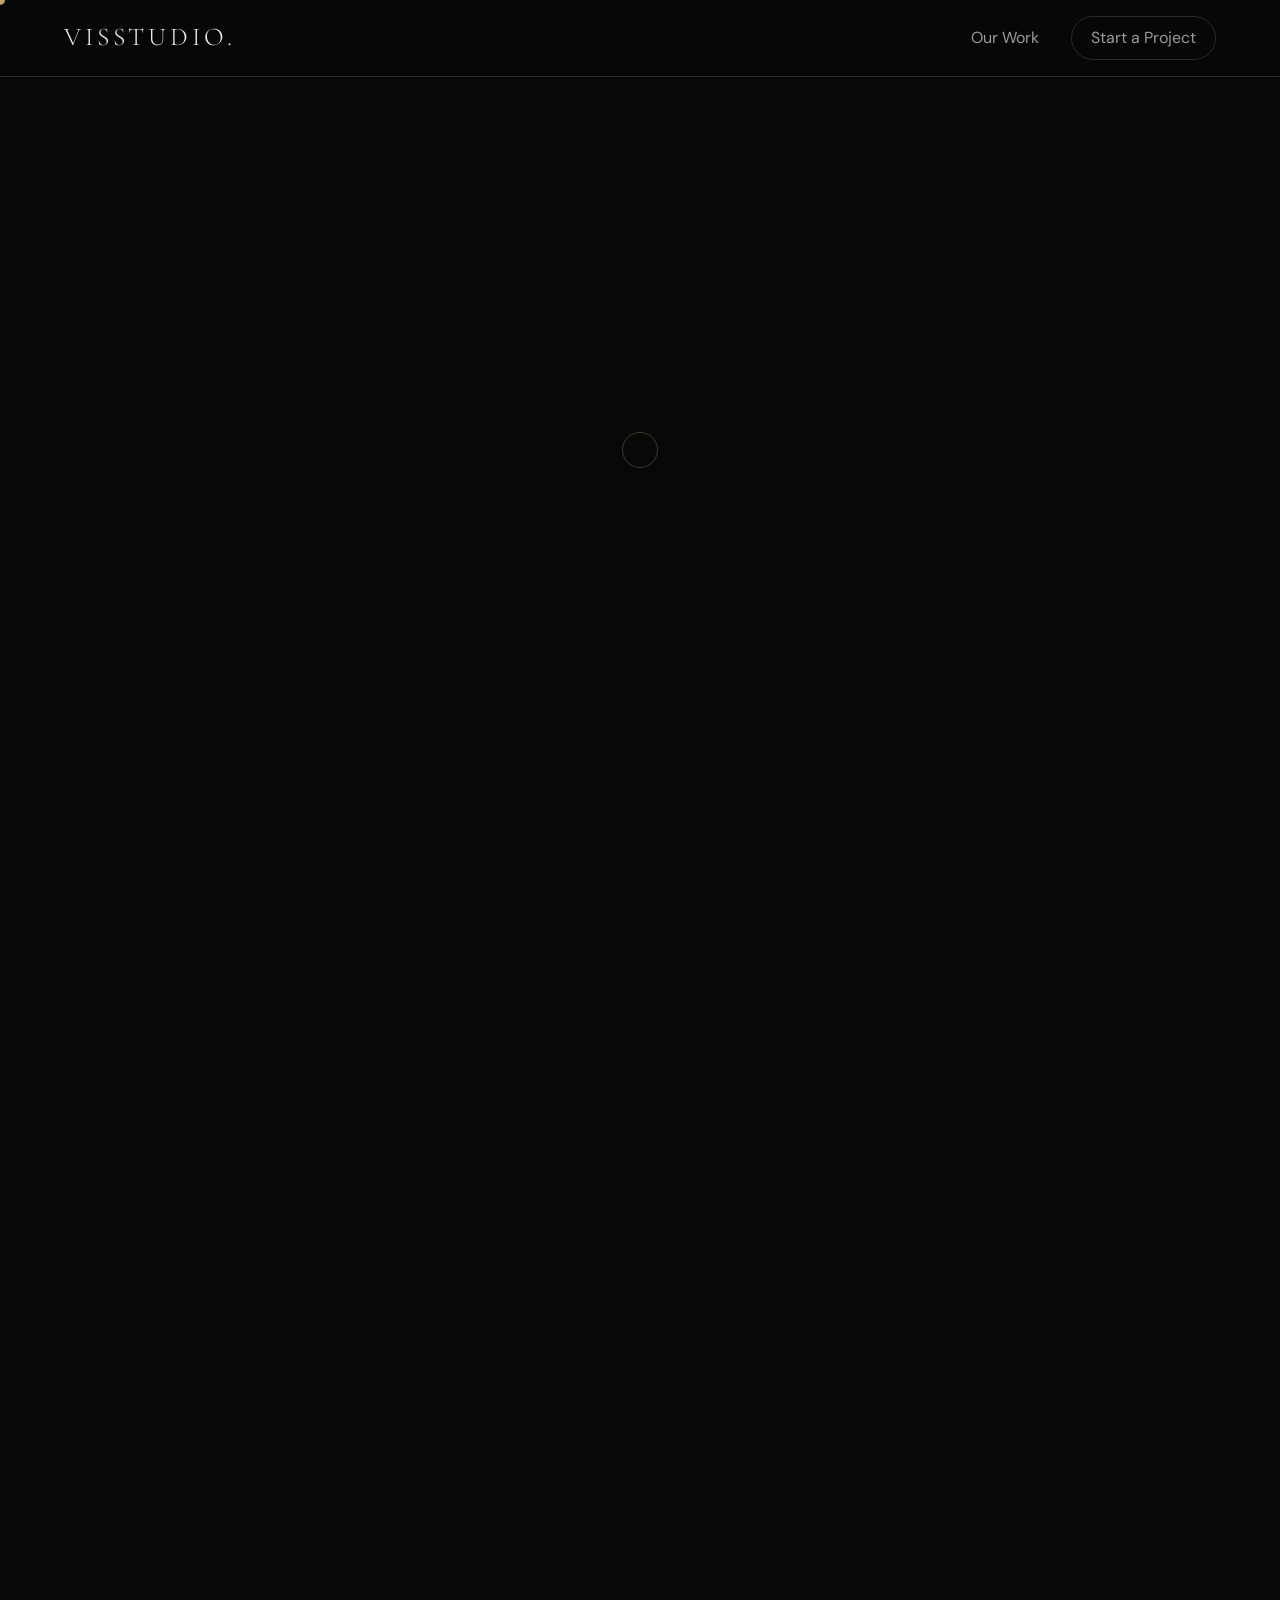
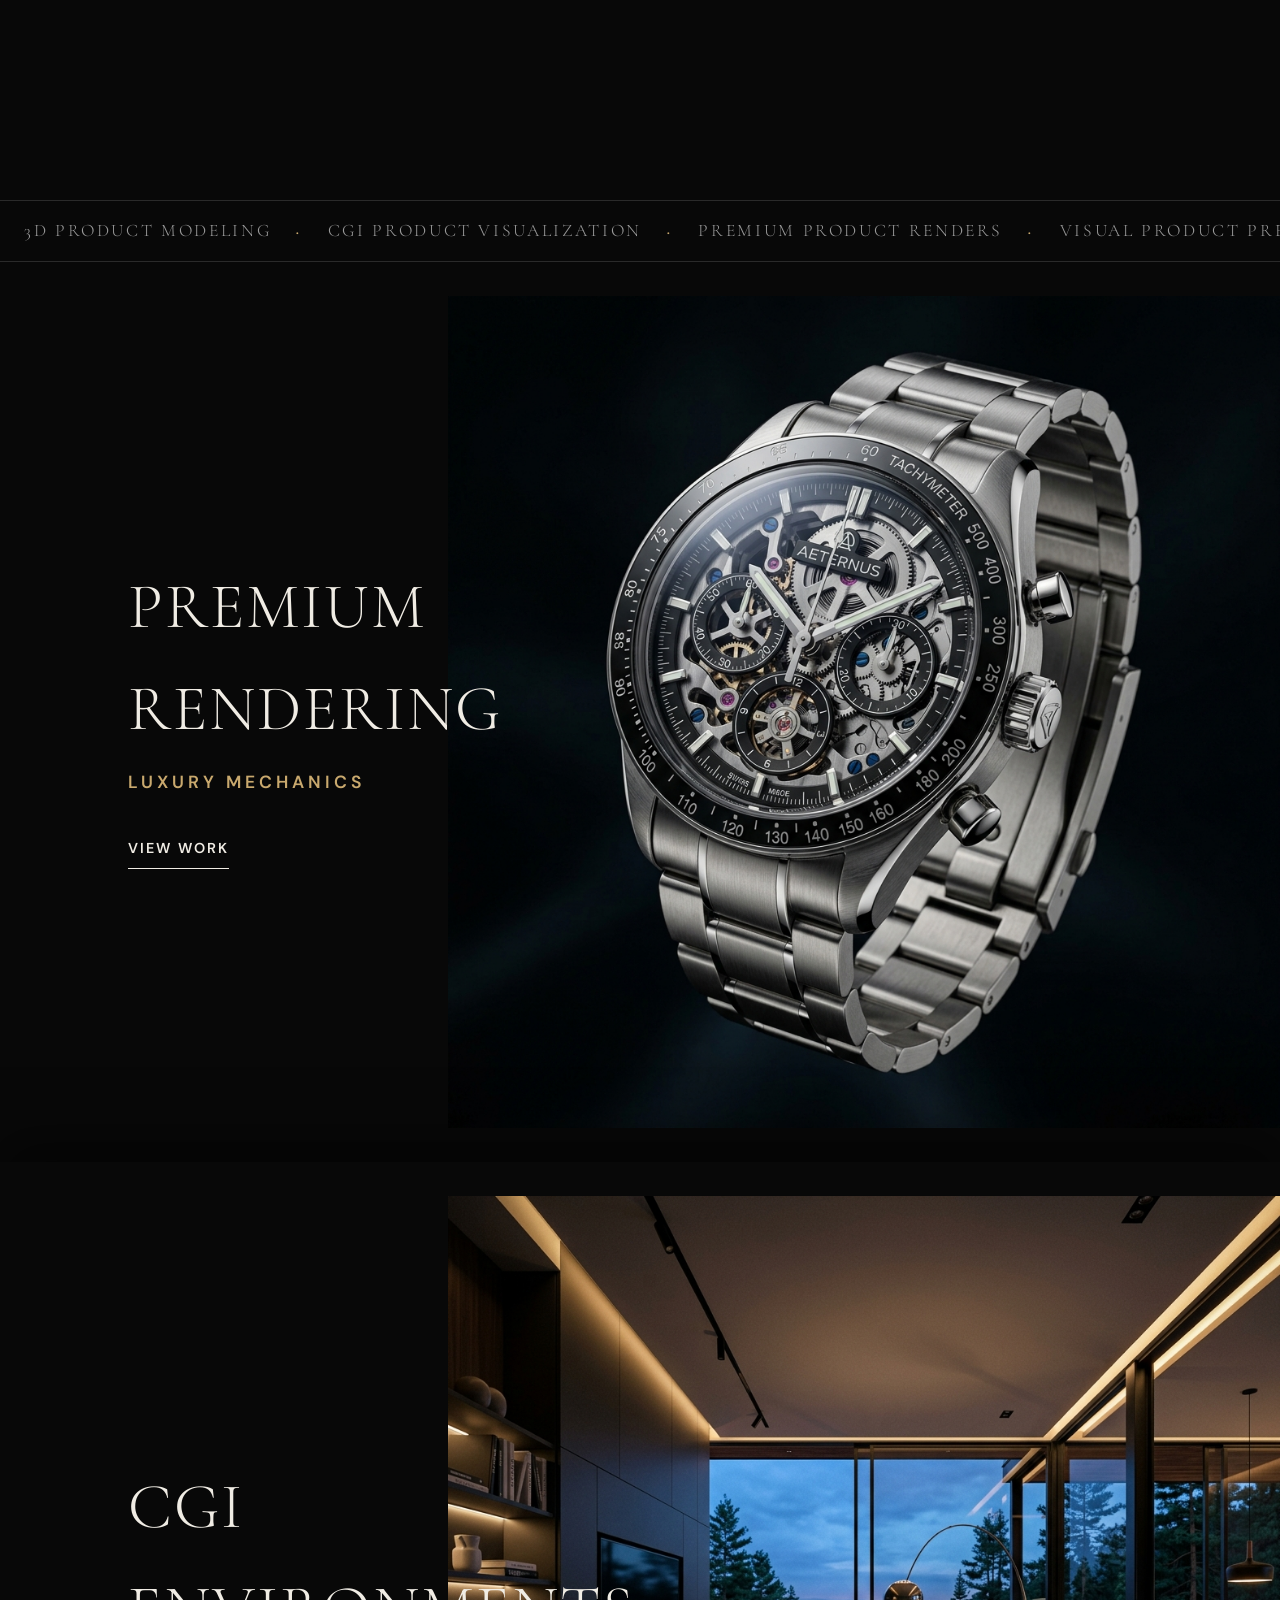
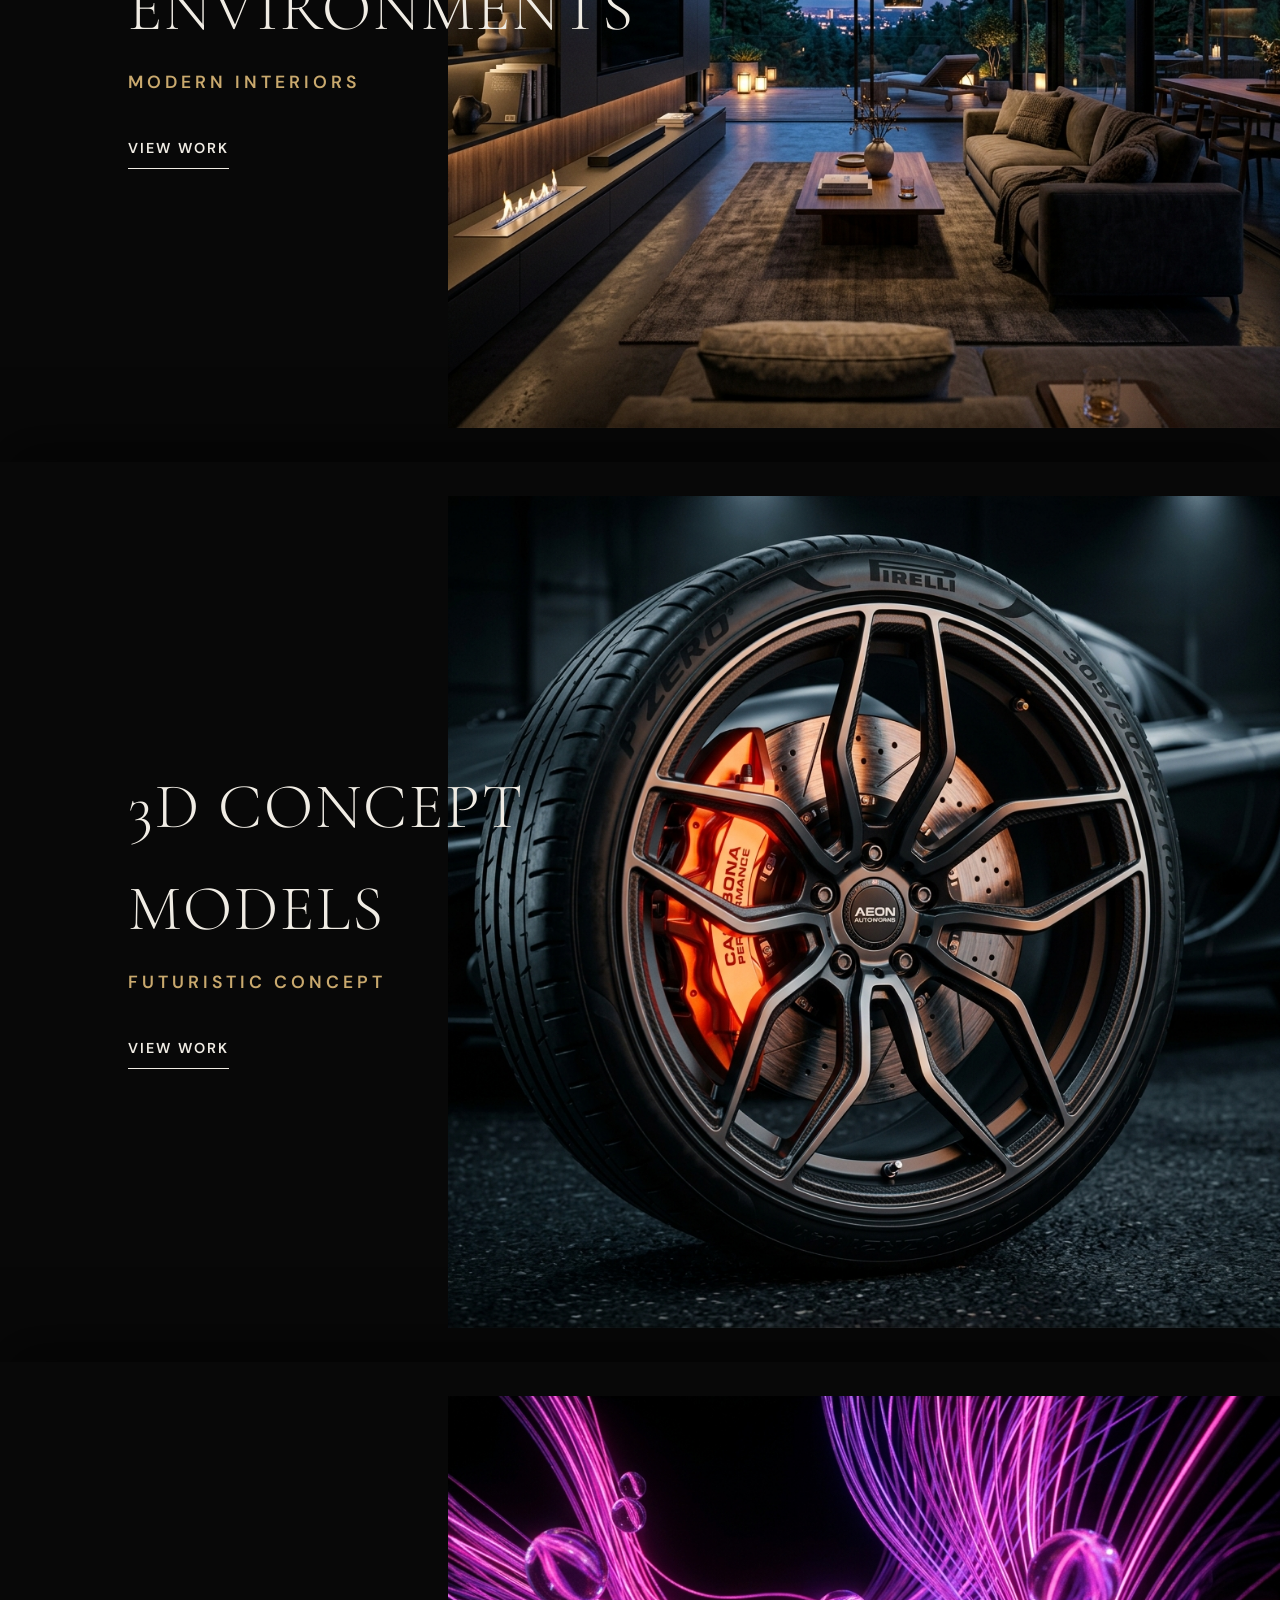
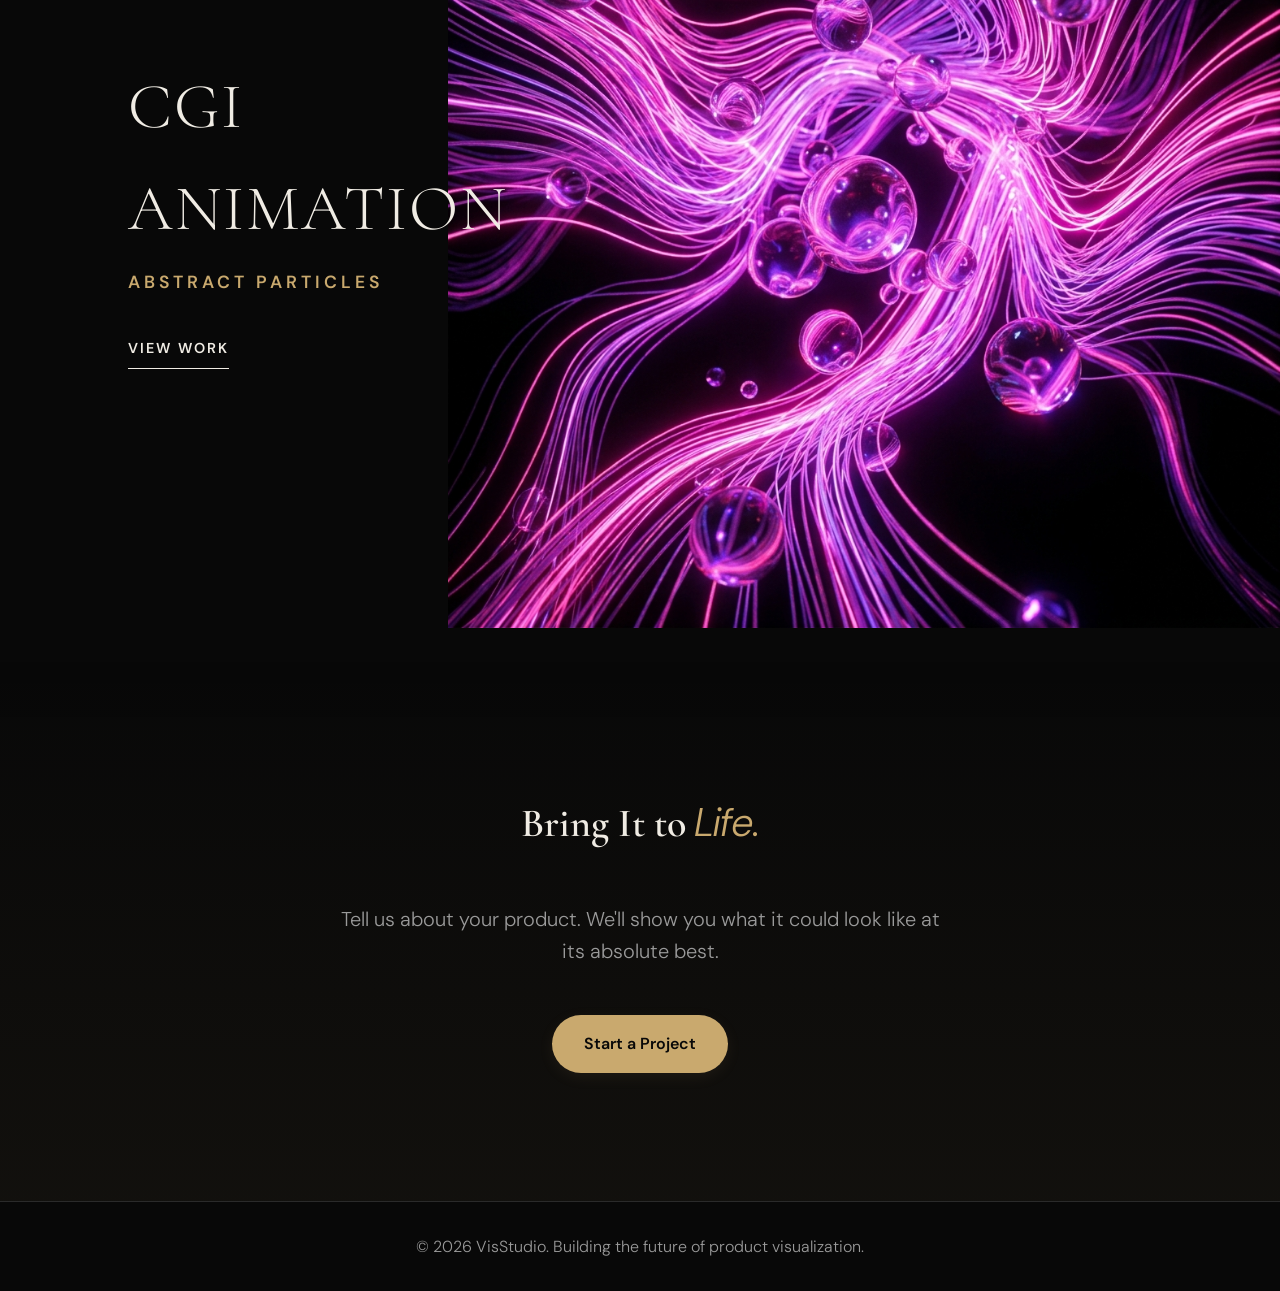
<file: index.html>
<!DOCTYPE html>
<html lang="en">
<head>
    <meta charset="UTF-8">
    <meta name="viewport" content="width=device-width, initial-scale=1.0">
    <title>3D Vis & Animation Studio</title>
    <link rel="stylesheet" href="styles.css">
    <link href="https://fonts.googleapis.com/css2?family=Cormorant+Garamond:ital,wght@0,300;0,400;0,600;1,300;1,400&family=DM+Sans:wght@200;300;400;500&display=swap" rel="stylesheet">
</head>
<body>
    <!-- Slide Up Curtain -->
    <div class="page-transition-overlay active" id="page-overlay"></div>
    <div class="cursor" id="cursor"></div>
    <div class="cursor-ring" id="cursorRing"></div>

    <nav class="navbar">
        <div class="logo">VisStudio.</div>
        <ul class="nav-links">
            <li><a href="#work-section">Our Work</a></li>
            <li><a href="#contact" class="nav-btn">Start a Project</a></li>
        </ul>
    </nav>

    <main class="hero" id="hero-section">
        <div class="hero-sticky">
            <div class="hero-content centered">
                <h1 id="hero-headline"></h1>
                <div id="hero-fade-content" class="fade-hidden">
                    <p>We create realistic 3D product models and high-end renders for brands that demand premium presentation.</p>
                    <div class="hero-actions">
                        <a href="#work-section" class="cta-button primary">Explore Visuals</a>
                        <a href="#contact" class="cta-button secondary">Start a Project</a>
                    </div>
                </div>
            </div>
        </div>
    </main>

    <!-- Services Ticker -->
    <div class="services-ticker">
        <div class="ticker-track">
            <span>3D Product Modeling</span><span class="dot">·</span>
            <span>CGI Product Visualization</span><span class="dot">·</span>
            <span>Premium Product Renders</span><span class="dot">·</span>
            <span>Visual Product Presentation</span><span class="dot">·</span>
            <span>3D Product Modeling</span><span class="dot">·</span>
            <span>CGI Product Visualization</span><span class="dot">·</span>
            <span>Premium Product Renders</span><span class="dot">·</span>
            <span>Visual Product Presentation</span><span class="dot">·</span>
        </div>
    </div>

    <div id="work-section" class="rm-projects-container">
        <!-- Project 1 -->
        <section class="rm-project">
            <div class="rm-content">
                <h2>Premium Rendering</h2>
                <p>Luxury Mechanics</p>
                <a href="project-mechanics.html" class="rm-btn">View Work</a>
            </div>
            <div class="rm-visual">
                <div class="rm-image" style="background-image: url('assets/work_watch.png');"></div>
            </div>
            <div class="rm-watermark">MECHANICS</div>
        </section>


        <!-- Project 2 -->
        <section class="rm-project">
            <div class="rm-content">
                <h2>CGI Environments</h2>
                <p>Modern Interiors</p>
                <a href="project-interiors.html" class="rm-btn">View Work</a>
            </div>
            <div class="rm-visual">
                <div class="rm-image" style="background-image: url('assets/work_arch.png');"></div>
            </div>
            <div class="rm-watermark">INTERIORS</div>
        </section>

        <!-- Project 3 -->
        <section class="rm-project">
            <div class="rm-content">
                <h2>3D Concept Models</h2>
                <p>Futuristic Concept</p>
                <a href="project-automotive.html" class="rm-btn">View Work</a>
            </div>
            <div class="rm-visual">
                <div class="rm-image" style="background-image: url('assets/work_automotive.png');"></div>
            </div>
            <div class="rm-watermark">AUTOMOTIVE</div>
        </section>

        <!-- Project 4 -->
        <section class="rm-project">
            <div class="rm-content">
                <h2>CGI Animation</h2>
                <p>Abstract Particles</p>
                <a href="project-abstract.html" class="rm-btn">View Work</a>
            </div>
            <div class="rm-visual">
                <div class="rm-image" style="background-image: url('assets/work_abstract.png');"></div>
            </div>
            <div class="rm-watermark">MOTION</div>
        </section>
    </div>

    <section id="contact" class="contact-section" style="padding: 8rem 5%; text-align: center; background: linear-gradient(to bottom, transparent, rgba(201, 169, 110, 0.05));">
        <h2 class="section-title">Bring It to <em style="font-style: italic; color: var(--accent-primary);">Life.</em></h2>
        <p style="color: var(--text-muted); font-size: 1.25rem; margin-bottom: 3rem; max-width: 600px; margin-left: auto; margin-right: auto;">Tell us about your product. We'll show you what it could look like at its absolute best.</p>
        <a href="mailto:hello@visstudio.com" class="cta-button primary">Start a Project</a>
    </section>

    <footer class="footer">
        <p>&copy; 2026 VisStudio. Building the future of product visualization.</p>
    </footer>

    <script>
        let scrollTimeout;
        let autoScrollTimeout;
        const autoScrollDelay = 2500;
        const rmProjectsArray = document.querySelectorAll('.rm-project');

        window.addEventListener('scroll', () => {
            // Instantly cancel automated slideshow if the user is actively exploring
            clearTimeout(autoScrollTimeout);
            clearTimeout(scrollTimeout);

            // Wait 200ms after user stops scrolling to re-evaluate their position
            scrollTimeout = setTimeout(() => {
                let currentProject = null;
                
                // Track which project is strictly locked at the top of the viewport
                rmProjectsArray.forEach(project => {
                    const rect = project.getBoundingClientRect();
                    if (rect.top <= 5 && rect.bottom > 5) {
                        currentProject = project;
                    }
                });

                // If perfectly parked on a project, set the slideshow timer
                if (currentProject) {
                    const nextProject = currentProject.nextElementSibling;
                    if (nextProject && nextProject.classList.contains('rm-project')) {
                        autoScrollTimeout = setTimeout(() => {
                            const nextTop = window.scrollY + nextProject.getBoundingClientRect().top;
                            window.scrollTo({
                                top: nextTop,
                                behavior: 'smooth'
                            });
                        }, autoScrollDelay);
                    }
                }
            }, 200);
        });

        // Page Transition Exit
        const overlay = document.getElementById('page-overlay');
        window.addEventListener('load', () => {
            // Slide it up to reveal
            overlay.classList.add('exit');
            setTimeout(() => {
                overlay.classList.remove('active', 'exit');
            }, 1200);
        });

        // Intercept navigation
        document.querySelectorAll('.rm-btn').forEach(btn => {
            btn.addEventListener('click', (e) => {
                const targetUrl = e.currentTarget.href;
                // Only intercept actual new pages
                if(targetUrl && targetUrl.indexOf('#') === -1) {
                    e.preventDefault();
                    overlay.classList.add('active'); // slide up to cover
                    
                    // Route to new page after cover
                    setTimeout(() => {
                        window.location.href = targetUrl;
                    }, 1200);
                }
            });
        });

        // Smooth scrolling for native anchors
        document.querySelectorAll('a[href^="#"]').forEach(anchor => {
            anchor.addEventListener('click', function (e) {
                e.preventDefault();
                document.querySelector(this.getAttribute('href')).scrollIntoView({
                    behavior: 'smooth'
                });
            });
        });

        const cursor = document.getElementById('cursor');
        const ring = document.getElementById('cursorRing');
        let mx = window.innerWidth / 2, my = window.innerHeight / 2, rx = mx, ry = my;
        document.addEventListener('mousemove', e => { 
            mx = e.clientX; 
            my = e.clientY; 
            cursor.style.left = mx + 'px'; 
            cursor.style.top = my + 'px'; 
        });
        function animateRing() { 
            rx += (mx - rx) * 0.12; 
            ry += (my - ry) * 0.12; 
            ring.style.left = rx + 'px'; 
            ring.style.top = ry + 'px'; 
            requestAnimationFrame(animateRing); 
        }
        animateRing();
        document.querySelectorAll('a, button, .rm-btn').forEach(el => {
            el.addEventListener('mouseenter', () => { 
                cursor.style.width = '20px'; 
                cursor.style.height = '20px'; 
                ring.style.width = '60px'; 
                ring.style.height = '60px'; 
                ring.style.borderColor = 'var(--accent-primary)'; 
            });
            el.addEventListener('mouseleave', () => { 
                cursor.style.width = '10px'; 
                cursor.style.height = '10px'; 
                ring.style.width = '36px'; 
                ring.style.height = '36px'; 
                ring.style.borderColor = 'var(--accent-glow)'; 
            });
        });

        const heroSection = document.getElementById('hero-section');
        const heroHeadline = document.getElementById('hero-headline');
        const heroFadeContent = document.getElementById('hero-fade-content');
        const headlineText = "Turning Products Into Premium Visuals.";
        
        window.addEventListener('scroll', () => {
            let scrollTop = window.scrollY || document.documentElement.scrollTop;
            let windowHeight = window.innerHeight;

            if(heroSection && heroHeadline) {
                let heroTop = heroSection.offsetTop;
                let heroHeight = heroSection.offsetHeight;
                let heroDistance = heroHeight - windowHeight;
                if (heroDistance <= 0) heroDistance = 1;

                let heroProgress = (scrollTop - heroTop) / heroDistance;
                heroProgress = Math.max(0, Math.min(1, heroProgress));
                
                let charCount = Math.floor(heroProgress * headlineText.length);
                heroHeadline.textContent = headlineText.substring(0, charCount);
                
                if (heroProgress >= 1) {
                    heroFadeContent.classList.add('fade-visible');
                } else {
                    heroFadeContent.classList.remove('fade-visible');
                }
            }
        });
        
        window.dispatchEvent(new Event('scroll'));
    </script>
</body>
</html>
</file>
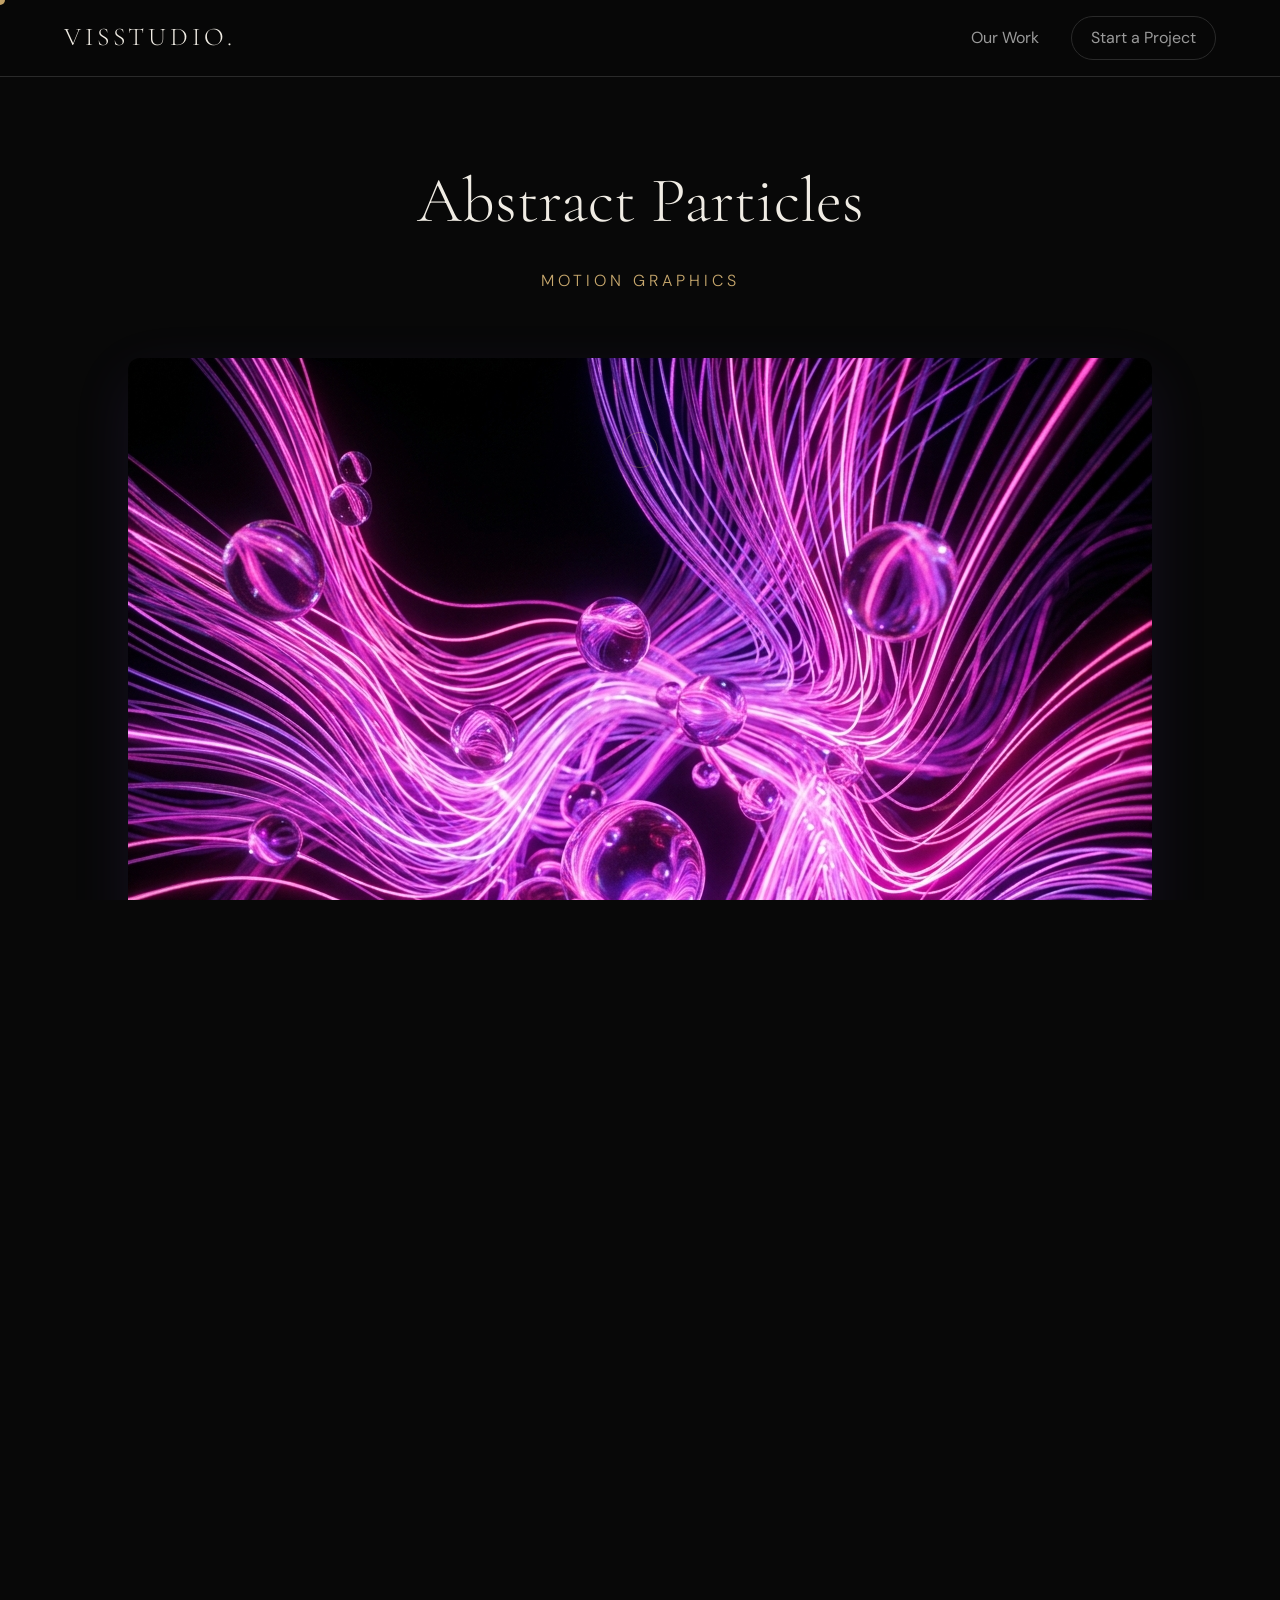
<file: project-abstract.html>
<!DOCTYPE html>
<html lang="en">
<head>
    <meta charset="UTF-8">
    <meta name="viewport" content="width=device-width, initial-scale=1.0">
    <title>Motion - VisStudio</title>
    <link rel="stylesheet" href="styles.css">
    <link href="https://fonts.googleapis.com/css2?family=Cormorant+Garamond:ital,wght@0,300;0,400;0,600;1,300;1,400&family=DM+Sans:wght@200;300;400;500&display=swap" rel="stylesheet">
</head>
<body>
    <div class="page-transition-overlay active" id="page-overlay"></div>
    <div class="cursor" id="cursor"></div>
    <div class="cursor-ring" id="cursorRing"></div>

    <nav class="navbar">
        <div class="logo">VisStudio.</div>
        <ul class="nav-links">
            <li><a href="index.html">Our Work</a></li>
            <li><a href="index.html#contact" class="nav-btn">Start a Project</a></li>
        </ul>
    </nav>

    <div style="min-height: 100vh; padding-top: 150px; display: flex; flex-direction: column; align-items: center; justify-content: center;">
        <h1 style="font-size: 5vw; margin-bottom: 1rem; font-weight: 300; text-align: center;">Abstract Particles</h1>
        <p style="color: var(--accent-primary); letter-spacing: 4px; text-transform: uppercase;">Motion Graphics</p>
        
        <div style="width: 80%; max-width: 1200px; margin-top: 4rem; position: relative;">
            <img src="assets/work_abstract.png" style="width: 100%; object-fit: contain; border-radius: 12px; box-shadow: 0 20px 60px rgba(139,92,246,0.1);" alt="abstract motion">
        </div>
        
        <a href="index.html" class="rm-btn" style="margin-top: 5rem; margin-bottom: 5rem;">&larr; Back to Portfolio</a>
    </div>

    <footer class="footer">
        <p>&copy; 2026 VisStudio.</p>
    </footer>

    <script>
        const overlay = document.getElementById('page-overlay');
        window.addEventListener('load', () => {
            overlay.classList.add('exit');
            setTimeout(() => {
                overlay.classList.remove('active', 'exit');
            }, 1200);
        });

        document.querySelectorAll('a').forEach(btn => {
            btn.addEventListener('click', (e) => {
                const targetUrl = e.currentTarget.href;
                const currentPath = window.location.pathname;
                const linkPath = e.currentTarget.pathname;
                
                if(targetUrl && !targetUrl.startsWith('mailto:') && linkPath !== currentPath) {
                    e.preventDefault();
                    overlay.classList.add('active');
                    setTimeout(() => {
                        window.location.href = targetUrl;
                    }, 1200);
                }
            });
        });
        
        const cursor = document.getElementById('cursor');
        const ring = document.getElementById('cursorRing');
        let mx = window.innerWidth / 2, my = window.innerHeight / 2, rx = mx, ry = my;
        document.addEventListener('mousemove', e => { 
            mx = e.clientX; 
            my = e.clientY; 
            cursor.style.left = mx + 'px'; 
            cursor.style.top = my + 'px'; 
        });
        function animateRing() { 
            rx += (mx - rx) * 0.12; 
            ry += (my - ry) * 0.12; 
            ring.style.left = rx + 'px'; 
            ring.style.top = ry + 'px'; 
            requestAnimationFrame(animateRing); 
        }
        animateRing();
        document.querySelectorAll('a, button, .rm-btn').forEach(el => {
            el.addEventListener('mouseenter', () => { 
                cursor.style.width = '20px'; 
                cursor.style.height = '20px'; 
                ring.style.width = '60px'; 
                ring.style.height = '60px'; 
                ring.style.borderColor = 'var(--accent-primary)'; 
            });
            el.addEventListener('mouseleave', () => { 
                cursor.style.width = '10px'; 
                cursor.style.height = '10px'; 
                ring.style.width = '36px'; 
                ring.style.height = '36px'; 
                ring.style.borderColor = 'var(--accent-glow)'; 
            });
        });
    </script>
</body>
</html>
</file>
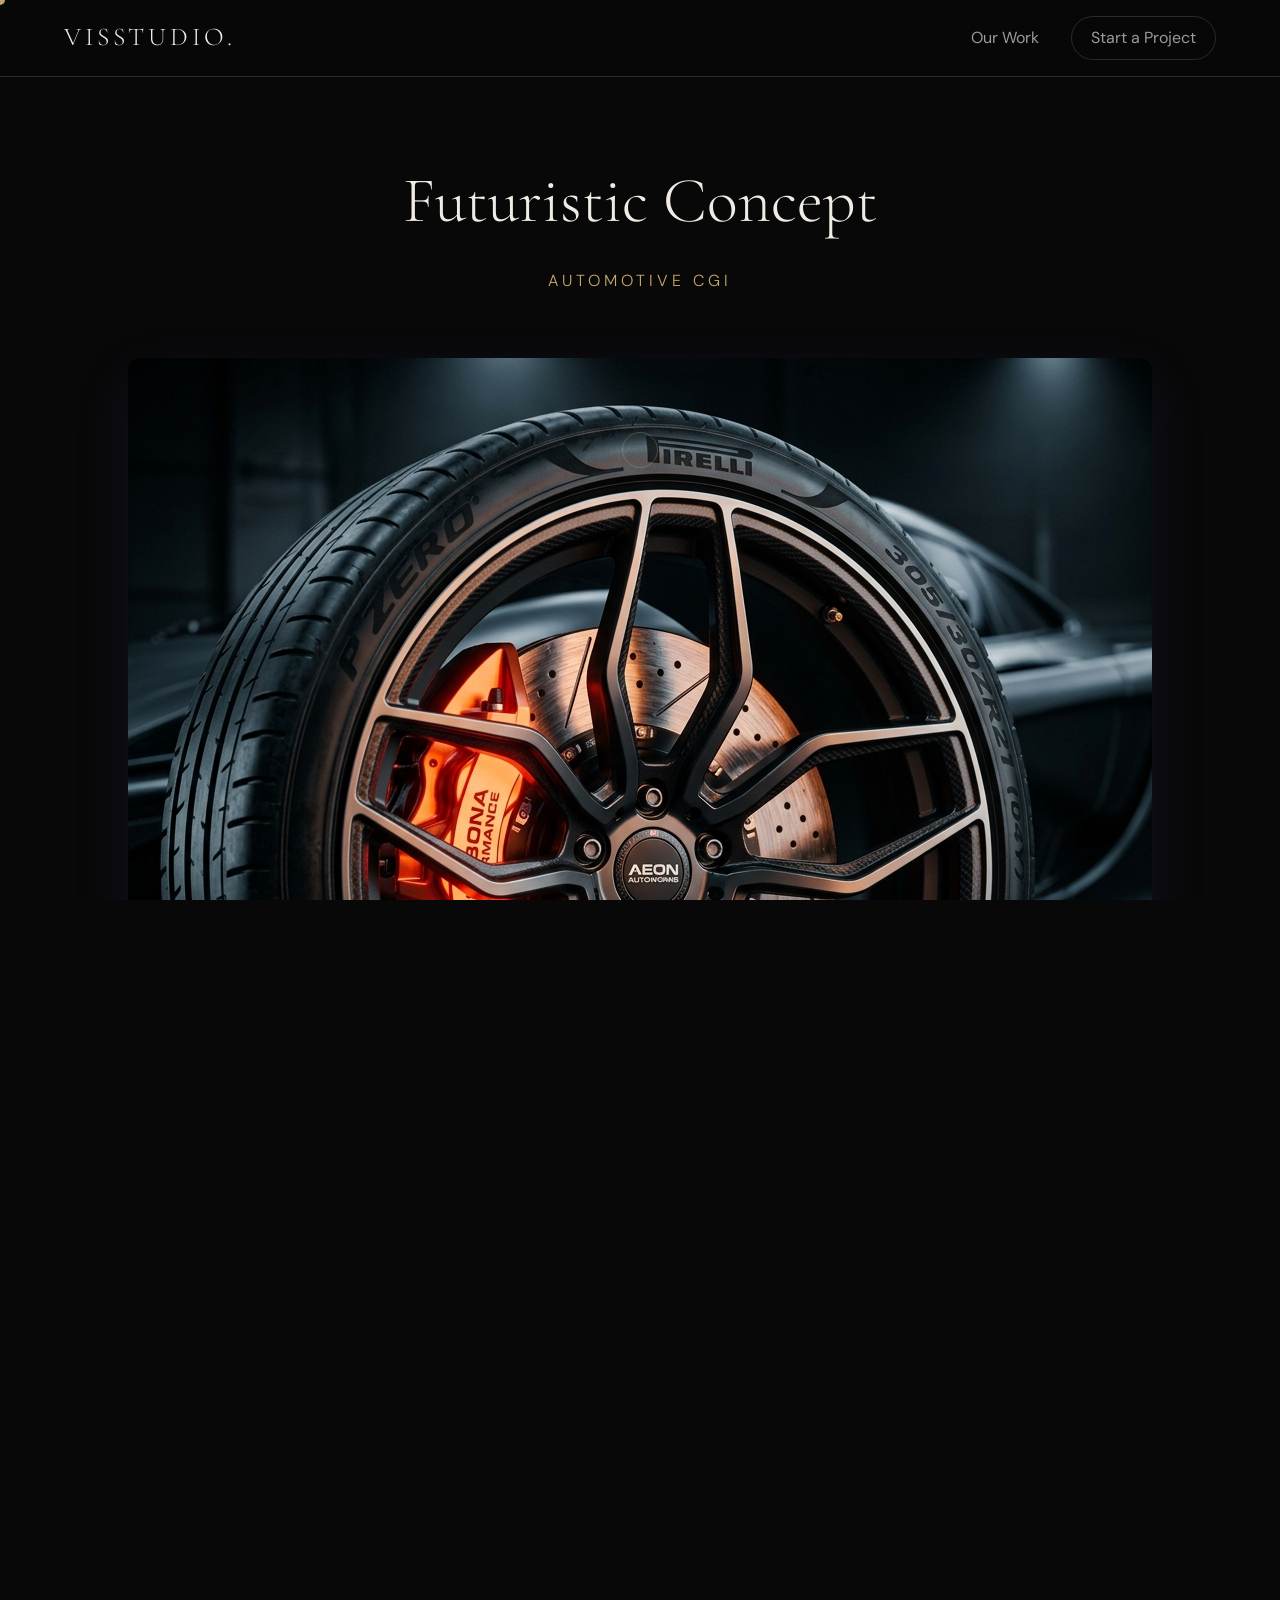
<file: project-automotive.html>
<!DOCTYPE html>
<html lang="en">
<head>
    <meta charset="UTF-8">
    <meta name="viewport" content="width=device-width, initial-scale=1.0">
    <title>Automotive - VisStudio</title>
    <link rel="stylesheet" href="styles.css">
    <link href="https://fonts.googleapis.com/css2?family=Cormorant+Garamond:ital,wght@0,300;0,400;0,600;1,300;1,400&family=DM+Sans:wght@200;300;400;500&display=swap" rel="stylesheet">
</head>
<body>
    <div class="page-transition-overlay active" id="page-overlay"></div>
    <div class="cursor" id="cursor"></div>
    <div class="cursor-ring" id="cursorRing"></div>

    <nav class="navbar">
        <div class="logo">VisStudio.</div>
        <ul class="nav-links">
            <li><a href="index.html">Our Work</a></li>
            <li><a href="index.html#contact" class="nav-btn">Start a Project</a></li>
        </ul>
    </nav>

    <div style="min-height: 100vh; padding-top: 150px; display: flex; flex-direction: column; align-items: center; justify-content: center;">
        <h1 style="font-size: 5vw; margin-bottom: 1rem; font-weight: 300; text-align: center;">Futuristic Concept</h1>
        <p style="color: var(--accent-primary); letter-spacing: 4px; text-transform: uppercase;">Automotive CGI</p>
        
        <div style="width: 80%; max-width: 1200px; margin-top: 4rem; position: relative;">
            <img src="assets/work_automotive.png" style="width: 100%; object-fit: contain; border-radius: 12px; box-shadow: 0 20px 60px rgba(139,92,246,0.1);" alt="automotive cgi">
        </div>
        
        <a href="index.html" class="rm-btn" style="margin-top: 5rem; margin-bottom: 5rem;">&larr; Back to Portfolio</a>
    </div>

    <footer class="footer">
        <p>&copy; 2026 VisStudio.</p>
    </footer>

    <script>
        const overlay = document.getElementById('page-overlay');
        window.addEventListener('load', () => {
            overlay.classList.add('exit');
            setTimeout(() => {
                overlay.classList.remove('active', 'exit');
            }, 1200);
        });

        document.querySelectorAll('a').forEach(btn => {
            btn.addEventListener('click', (e) => {
                const targetUrl = e.currentTarget.href;
                const currentPath = window.location.pathname;
                const linkPath = e.currentTarget.pathname;
                
                if(targetUrl && !targetUrl.startsWith('mailto:') && linkPath !== currentPath) {
                    e.preventDefault();
                    overlay.classList.add('active');
                    setTimeout(() => {
                        window.location.href = targetUrl;
                    }, 1200);
                }
            });
        });
        
        const cursor = document.getElementById('cursor');
        const ring = document.getElementById('cursorRing');
        let mx = window.innerWidth / 2, my = window.innerHeight / 2, rx = mx, ry = my;
        document.addEventListener('mousemove', e => { 
            mx = e.clientX; 
            my = e.clientY; 
            cursor.style.left = mx + 'px'; 
            cursor.style.top = my + 'px'; 
        });
        function animateRing() { 
            rx += (mx - rx) * 0.12; 
            ry += (my - ry) * 0.12; 
            ring.style.left = rx + 'px'; 
            ring.style.top = ry + 'px'; 
            requestAnimationFrame(animateRing); 
        }
        animateRing();
        document.querySelectorAll('a, button, .rm-btn').forEach(el => {
            el.addEventListener('mouseenter', () => { 
                cursor.style.width = '20px'; 
                cursor.style.height = '20px'; 
                ring.style.width = '60px'; 
                ring.style.height = '60px'; 
                ring.style.borderColor = 'var(--accent-primary)'; 
            });
            el.addEventListener('mouseleave', () => { 
                cursor.style.width = '10px'; 
                cursor.style.height = '10px'; 
                ring.style.width = '36px'; 
                ring.style.height = '36px'; 
                ring.style.borderColor = 'var(--accent-glow)'; 
            });
        });
    </script>
</body>
</html>
</file>
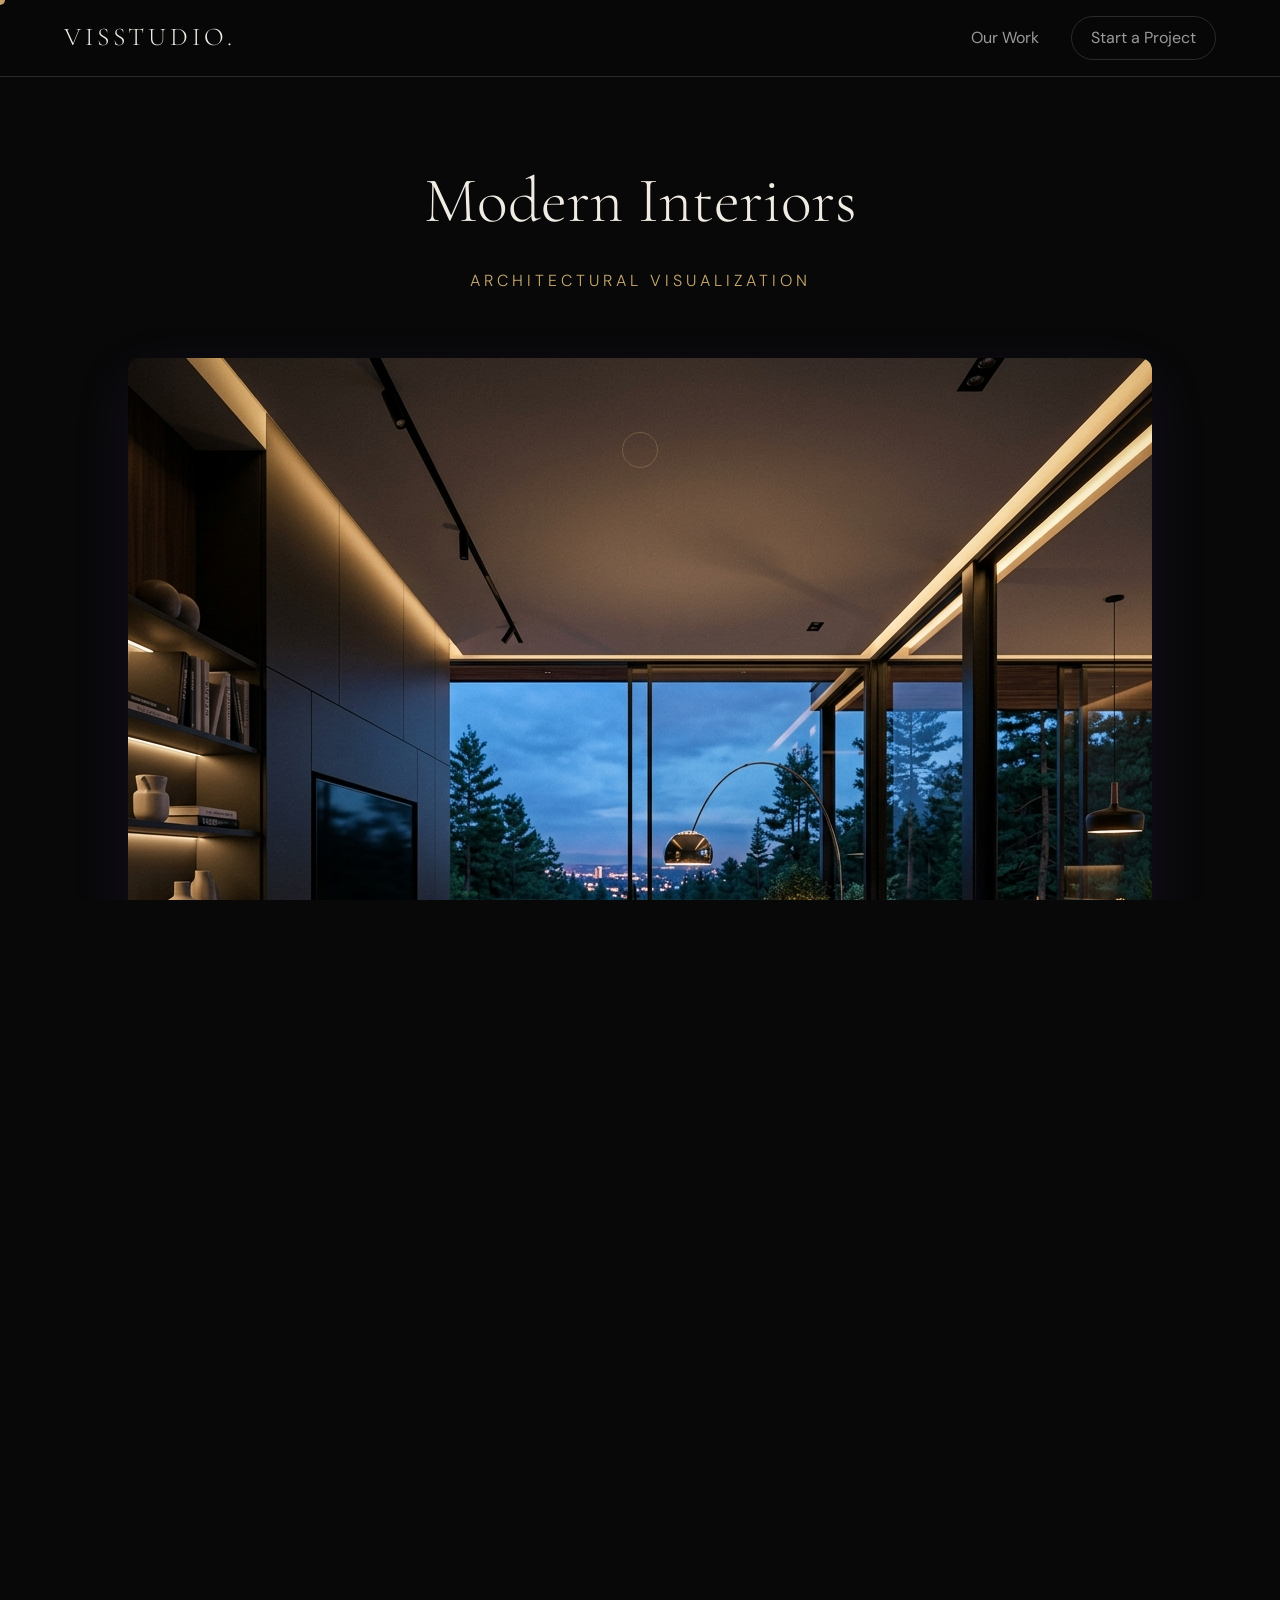
<file: project-interiors.html>
<!DOCTYPE html>
<html lang="en">
<head>
    <meta charset="UTF-8">
    <meta name="viewport" content="width=device-width, initial-scale=1.0">
    <title>Interiors - VisStudio</title>
    <link rel="stylesheet" href="styles.css">
    <link href="https://fonts.googleapis.com/css2?family=Cormorant+Garamond:ital,wght@0,300;0,400;0,600;1,300;1,400&family=DM+Sans:wght@200;300;400;500&display=swap" rel="stylesheet">
</head>
<body>
    <div class="page-transition-overlay active" id="page-overlay"></div>
    <div class="cursor" id="cursor"></div>
    <div class="cursor-ring" id="cursorRing"></div>

    <nav class="navbar">
        <div class="logo">VisStudio.</div>
        <ul class="nav-links">
            <li><a href="index.html">Our Work</a></li>
            <li><a href="index.html#contact" class="nav-btn">Start a Project</a></li>
        </ul>
    </nav>

    <div style="min-height: 100vh; padding-top: 150px; display: flex; flex-direction: column; align-items: center; justify-content: center;">
        <h1 style="font-size: 5vw; margin-bottom: 1rem; font-weight: 300; text-align: center;">Modern Interiors</h1>
        <p style="color: var(--accent-primary); letter-spacing: 4px; text-transform: uppercase;">Architectural Visualization</p>
        
        <div style="width: 80%; max-width: 1200px; margin-top: 4rem; position: relative;">
            <img src="assets/work_arch.png" style="width: 100%; object-fit: contain; border-radius: 12px; box-shadow: 0 20px 60px rgba(139,92,246,0.1);" alt="modern interiors">
        </div>
        
        <a href="index.html" class="rm-btn" style="margin-top: 5rem; margin-bottom: 5rem;">&larr; Back to Portfolio</a>
    </div>

    <footer class="footer">
        <p>&copy; 2026 VisStudio.</p>
    </footer>

    <script>
        const overlay = document.getElementById('page-overlay');
        window.addEventListener('load', () => {
            overlay.classList.add('exit');
            setTimeout(() => {
                overlay.classList.remove('active', 'exit');
            }, 1200);
        });

        document.querySelectorAll('a').forEach(btn => {
            btn.addEventListener('click', (e) => {
                const targetUrl = e.currentTarget.href;
                const currentPath = window.location.pathname;
                const linkPath = e.currentTarget.pathname;
                
                if(targetUrl && !targetUrl.startsWith('mailto:') && linkPath !== currentPath) {
                    e.preventDefault();
                    overlay.classList.add('active');
                    setTimeout(() => {
                        window.location.href = targetUrl;
                    }, 1200);
                }
            });
        });
        
        const cursor = document.getElementById('cursor');
        const ring = document.getElementById('cursorRing');
        let mx = window.innerWidth / 2, my = window.innerHeight / 2, rx = mx, ry = my;
        document.addEventListener('mousemove', e => { 
            mx = e.clientX; 
            my = e.clientY; 
            cursor.style.left = mx + 'px'; 
            cursor.style.top = my + 'px'; 
        });
        function animateRing() { 
            rx += (mx - rx) * 0.12; 
            ry += (my - ry) * 0.12; 
            ring.style.left = rx + 'px'; 
            ring.style.top = ry + 'px'; 
            requestAnimationFrame(animateRing); 
        }
        animateRing();
        document.querySelectorAll('a, button, .rm-btn').forEach(el => {
            el.addEventListener('mouseenter', () => { 
                cursor.style.width = '20px'; 
                cursor.style.height = '20px'; 
                ring.style.width = '60px'; 
                ring.style.height = '60px'; 
                ring.style.borderColor = 'var(--accent-primary)'; 
            });
            el.addEventListener('mouseleave', () => { 
                cursor.style.width = '10px'; 
                cursor.style.height = '10px'; 
                ring.style.width = '36px'; 
                ring.style.height = '36px'; 
                ring.style.borderColor = 'var(--accent-glow)'; 
            });
        });
    </script>
</body>
</html>
</file>
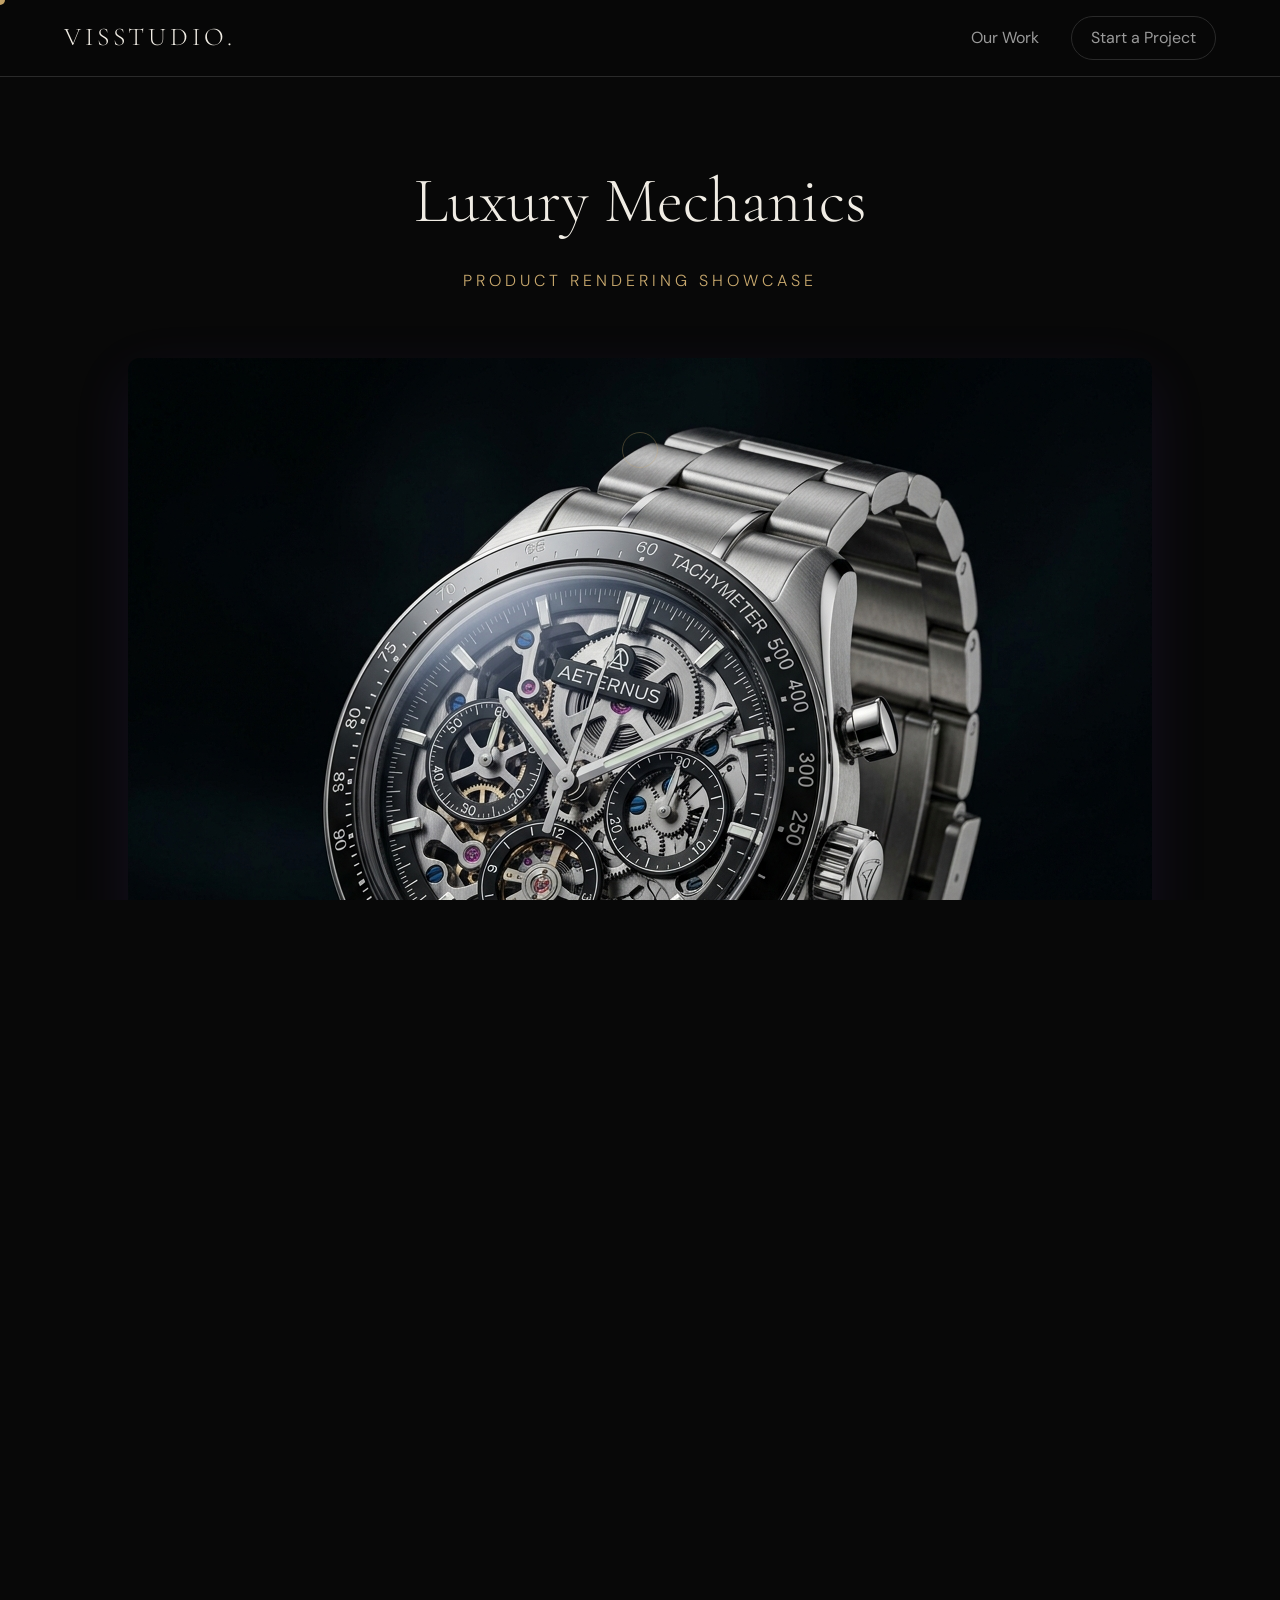
<file: project-mechanics.html>
<!DOCTYPE html>
<html lang="en">
<head>
    <meta charset="UTF-8">
    <meta name="viewport" content="width=device-width, initial-scale=1.0">
    <title>Mechanics - VisStudio</title>
    <link rel="stylesheet" href="styles.css">
    <link href="https://fonts.googleapis.com/css2?family=Cormorant+Garamond:ital,wght@0,300;0,400;0,600;1,300;1,400&family=DM+Sans:wght@200;300;400;500&display=swap" rel="stylesheet">
</head>
<body>
    <div class="page-transition-overlay active" id="page-overlay"></div>
    <div class="cursor" id="cursor"></div>
    <div class="cursor-ring" id="cursorRing"></div>

    <nav class="navbar">
        <div class="logo">VisStudio.</div>
        <ul class="nav-links">
            <li><a href="index.html">Our Work</a></li>
            <li><a href="index.html#contact" class="nav-btn">Start a Project</a></li>
        </ul>
    </nav>

    <div style="min-height: 100vh; padding-top: 150px; display: flex; flex-direction: column; align-items: center; justify-content: center;">
        <h1 style="font-size: 5vw; margin-bottom: 1rem; font-weight: 300; text-align: center;">Luxury Mechanics</h1>
        <p style="color: var(--accent-primary); letter-spacing: 4px; text-transform: uppercase;">Product Rendering Showcase</p>
        
        <div style="width: 80%; max-width: 1200px; margin-top: 4rem; position: relative;">
            <img src="assets/work_watch.png" style="width: 100%; object-fit: contain; border-radius: 12px; box-shadow: 0 20px 60px rgba(139,92,246,0.1);" alt="mechanics rendering">
        </div>
        
        <a href="index.html" class="rm-btn" style="margin-top: 5rem; margin-bottom: 5rem;">&larr; Back to Portfolio</a>
    </div>

    <footer class="footer">
        <p>&copy; 2026 VisStudio. Building the future of product visualization.</p>
    </footer>

    <script>
        const overlay = document.getElementById('page-overlay');
        window.addEventListener('load', () => {
            overlay.classList.add('exit');
            setTimeout(() => {
                overlay.classList.remove('active', 'exit');
            }, 1200);
        });

        document.querySelectorAll('a').forEach(btn => {
            btn.addEventListener('click', (e) => {
                const targetUrl = e.currentTarget.href;
                const currentPath = window.location.pathname;
                const linkPath = e.currentTarget.pathname;
                
                if(targetUrl && !targetUrl.startsWith('mailto:') && linkPath !== currentPath) {
                    e.preventDefault();
                    overlay.classList.add('active');
                    setTimeout(() => {
                        window.location.href = targetUrl;
                    }, 1200);
                }
            });
        });
        
        const cursor = document.getElementById('cursor');
        const ring = document.getElementById('cursorRing');
        let mx = window.innerWidth / 2, my = window.innerHeight / 2, rx = mx, ry = my;
        document.addEventListener('mousemove', e => { 
            mx = e.clientX; 
            my = e.clientY; 
            cursor.style.left = mx + 'px'; 
            cursor.style.top = my + 'px'; 
        });
        function animateRing() { 
            rx += (mx - rx) * 0.12; 
            ry += (my - ry) * 0.12; 
            ring.style.left = rx + 'px'; 
            ring.style.top = ry + 'px'; 
            requestAnimationFrame(animateRing); 
        }
        animateRing();
        document.querySelectorAll('a, button, .rm-btn').forEach(el => {
            el.addEventListener('mouseenter', () => { 
                cursor.style.width = '20px'; 
                cursor.style.height = '20px'; 
                ring.style.width = '60px'; 
                ring.style.height = '60px'; 
                ring.style.borderColor = 'var(--accent-primary)'; 
            });
            el.addEventListener('mouseleave', () => { 
                cursor.style.width = '10px'; 
                cursor.style.height = '10px'; 
                ring.style.width = '36px'; 
                ring.style.height = '36px'; 
                ring.style.borderColor = 'var(--accent-glow)'; 
            });
        });
    </script>
</body>
</html>
</file>
<file: styles.css>
:root {
    --bg-color: #080808;
    --surface-color: #161616;
    --surface-border: #2a2a2a;
    --text-main: #f0ece4;
    --text-muted: #9a9a9a;
    --accent-primary: #c9a96e;
    --accent-hover: #f0ece4;
    --accent-glow: rgba(201, 169, 110, 0.3);
    
    --font-heading: 'Cormorant Garamond', serif;
    --font-body: 'DM Sans', sans-serif;
}

* {
    margin: 0;
    padding: 0;
    box-sizing: border-box;
    font-family: var(--font-body);
    font-weight: 300;
    scroll-behavior: smooth;
}

h1, h2, h3, h4, h5, h6, .logo, .rm-name {
    font-family: var(--font-heading);
}

body {
    background-color: var(--bg-color);
    color: var(--text-main);
    overflow-x: hidden;
    line-height: 1.6;
    cursor: none;
}

/* Page Transition Overlay */
.page-transition-overlay {
    position: fixed;
    bottom: 0;
    left: 0;
    width: 100vw;
    height: 100vh;
    background-color: var(--bg-color);
    z-index: 9999;
    transform: translateY(100%);
    transition: transform 1.2s cubic-bezier(0.75, 0, 0.25, 1);
    pointer-events: none;
}

.page-transition-overlay.active {
    transform: translateY(0);
    pointer-events: all;
}

/* Glassmorphism Navbar */
.navbar {
    position: fixed;
    top: 0;
    left: 0;
    width: 100%;
    padding: 1rem 5%;
    display: flex;
    justify-content: space-between;
    align-items: center;
    background: rgba(8, 8, 8, 0.7);
    backdrop-filter: blur(12px);
    border-bottom: 1px solid var(--surface-border);
    z-index: 1000;
}

.logo {
    font-size: 1.6rem;
    font-weight: 300;
    letter-spacing: 0.15em;
    text-transform: uppercase;
    text-decoration: none;
    color: var(--text-main);
}

.nav-links {
    display: flex;
    gap: 2rem;
    list-style: none;
    align-items: center;
}

.nav-links a {
    color: var(--text-muted);
    text-decoration: none;
    font-weight: 400;
    transition: color 0.3s ease;
}

.nav-links a:hover {
    color: var(--text-main);
}

.nav-btn {
    text-decoration: none;
    display: inline-block;
    background: transparent;
    border: 1px solid var(--surface-border);
    color: var(--text-main);
    padding: 0.5rem 1.2rem;
    border-radius: 99px;
    cursor: pointer;
    transition: all 0.2s;
}

.nav-btn:hover {
    background: var(--text-main);
    color: var(--bg-color);
}

/* Hero Section */
.hero {
    height: 200vh;
    position: relative;
    display: block;
    padding: 0;
}

.hero-sticky {
    position: sticky;
    top: 0;
    height: 100vh;
    display: flex;
    align-items: center;
    justify-content: center;
    width: 100%;
    padding: 0 5%;
}

.hero-content {
    flex: 1;
    max-width: 600px;
    z-index: 2;
}

.hero-content.centered {
    max-width: 900px;
    text-align: center;
    margin: 0 auto;
}

.hero-content h1 {
    font-size: clamp(56px, 8vw, 120px);
    line-height: 1.0;
    font-weight: 300;
    margin-bottom: 1.5rem;
    min-height: 140px;
    color: var(--text-main);
    letter-spacing: -0.02em;
}

.hero-content p {
    font-size: 1.25rem;
    color: var(--text-muted);
    margin-bottom: 2.5rem;
}

.hero-actions {
    display: flex;
    gap: 1rem;
}

.hero-content.centered .hero-actions {
    justify-content: center;
}

.fade-hidden {
    opacity: 0;
    transform: translateY(20px);
    transition: opacity 0.8s ease, transform 0.8s ease;
    pointer-events: none;
}

.fade-visible {
    opacity: 1;
    transform: translateY(0);
    pointer-events: auto;
}

.cta-button {
    text-decoration: none;
    padding: 1rem 2rem;
    border-radius: 99px;
    font-weight: 600;
    transition: all 0.3s;
    display: inline-block;
    cursor: pointer;
}

.cta-button.primary {
    background: var(--accent-primary);
    color: var(--bg-color); /* Dark text on gold for premium contrast */
    box-shadow: 0 4px 15px rgba(201, 169, 110, 0.08); /* Reduced glow */
}

.cta-button.primary:hover {
    background: var(--accent-hover);
    transform: translateY(-2px);
    box-shadow: 0 6px 20px rgba(201, 169, 110, 0.15); /* Subtler hover glow */
}

.cta-button.secondary {
    background: transparent;
    color: var(--text-main);
    border: 1px solid var(--surface-border);
}

.cta-button.secondary:hover {
    background: rgba(255,255,255,0.05);
    transform: translateY(-2px);
}

/* Services Ticker Marquee */
.services-ticker {
    width: 100%;
    background: var(--bg-color);
    padding: 1rem 0;
    overflow: hidden;
    white-space: nowrap;
    border-top: 1px solid var(--surface-border);
    border-bottom: 1px solid var(--surface-border);
    display: flex;
    align-items: center;
    position: relative;
    z-index: 10;
}

.ticker-track {
    display: flex;
    align-items: center;
    width: max-content;
    will-change: transform;
    animation: scrollTicker 40s linear infinite;
}

.services-ticker:hover .ticker-track {
    animation-play-state: paused;
}

.ticker-track span {
    font-family: var(--font-heading);
    font-size: 1.1rem;
    display: flex;
    align-items: center;
    font-weight: 300;
    text-transform: uppercase;
    color: var(--text-muted);
    letter-spacing: 0.15em;
    padding: 0 1.5rem;
    white-space: nowrap;
}

.ticker-track span.dot {
    color: var(--accent-primary);
    font-size: 1.5rem;
    padding: 0;
    line-height: 0;
}

@keyframes scrollTicker {
    0% { transform: translateX(0); }
    100% { transform: translateX(-50%); }
}

/* Stacking Parallax Hub */
.rm-projects-container {
    display: flex;
    flex-direction: column;
    width: 100%;
}

.rm-project {
    position: sticky;
    top: 0;
    background-color: var(--bg-color);
    width: 100%;
    height: 100vh;
    display: flex;
    align-items: center;
    justify-content: flex-start;
    padding: 0 10%;
    overflow: hidden;
    box-shadow: 0px -20px 50px rgba(0,0,0,0.5); /* Helps separate layers slightly */
}

.rm-watermark {
    position: absolute;
    top: 50%;
    left: 45%;
    transform: translateY(-50%);
    font-size: 20vw;
    font-weight: 800;
    line-height: 1;
    color: rgba(255, 255, 255, 0.02);
    z-index: 0;
    pointer-events: none;
    white-space: nowrap;
}

.rm-content {
    flex: 0 0 40%;
    z-index: 2;
    display: flex;
    flex-direction: column;
    align-items: flex-start;
}

.rm-content h2 {
    font-size: 4rem;
    font-weight: 300;
    margin-bottom: 0.5rem;
    text-transform: uppercase;
    letter-spacing: 2px;
}

.rm-content p {
    font-size: 1.1rem;
    color: var(--accent-primary);
    margin-bottom: 2.5rem;
    text-transform: uppercase;
    letter-spacing: 4px;
    font-weight: 600;
}

.rm-btn {
    text-decoration: none;
    color: var(--text-main);
    font-size: 0.9rem;
    font-weight: 600;
    text-transform: uppercase;
    letter-spacing: 2px;
    padding-bottom: 0.5rem;
    border-bottom: 1px solid var(--text-main);
    transition: 0.3s;
}

.rm-btn:hover {
    color: var(--accent-primary);
    border-color: var(--accent-primary);
}

.rm-visual {
    position: absolute;
    right: 0;
    top: 0;
    width: 65%;
    height: 100%;
    display: flex;
    justify-content: flex-end;
    align-items: center;
    z-index: 1;
}

.rm-image {
    width: 120%;
    height: 100%;
    background-size: contain;
    background-repeat: no-repeat;
    background-position: center right;
    transition: transform 0.6s cubic-bezier(0.1, 0.7, 0.1, 1);
}

.rm-project:hover .rm-image {
    transform: scale(1.05) translateX(-2%);
}

.section-title {
    text-align: center;
    font-size: 2.5rem;
    margin-bottom: 3rem;
    font-weight: 600;
}

/* Pricing Section */
.pricing-section {
    padding: 6rem 5%;
    background: linear-gradient(to bottom, transparent, rgba(201, 169, 110, 0.05));
}

.pricing-cards {
    display: flex;
    justify-content: center;
    gap: 2rem;
    flex-wrap: wrap;
}

.card {
    background: var(--surface-color);
    border: 1px solid var(--surface-border);
    border-radius: 16px;
    padding: 2.5rem 2rem;
    width: 320px;
    display: flex;
    flex-direction: column;
    position: relative;
    transition: transform 0.3s;
}

.card:hover {
    transform: translateY(-8px);
}

.card.popular {
    transform: scale(1.05);
    border-color: var(--accent-primary);
    box-shadow: 0 10px 40px var(--accent-glow);
    z-index: 2;
}

.card.popular:hover {
    transform: scale(1.05) translateY(-8px);
}

.badge {
    position: absolute;
    top: -12px;
    left: 50%;
    transform: translateX(-50%);
    background: var(--accent-primary);
    color: #fff;
    padding: 4px 12px;
    border-radius: 12px;
    font-size: 0.8rem;
    font-weight: 800;
    text-transform: uppercase;
    letter-spacing: 1px;
}

.card h3 {
    font-size: 1.5rem;
    color: var(--text-muted);
    font-weight: 400;
}

.price {
    font-size: 3rem;
    font-weight: 800;
    margin: 1rem 0 2rem;
}

.price span {
    font-size: 1rem;
    color: var(--text-muted);
    font-weight: 400;
}

.card ul {
    list-style: none;
    margin-bottom: 2.5rem;
    flex: 1;
}

.card ul li {
    margin-bottom: 1rem;
    color: var(--text-muted);
    display: flex;
    align-items: center;
    gap: 0.5rem;
}

.card ul li::before {
    content: "✓";
    color: var(--accent-primary);
    font-weight: 800;
}

.card-btn {
    text-decoration: none;
    display: inline-block;
    text-align: center;
    box-sizing: border-box;
    width: 100%;
    padding: 1rem;
    border-radius: 12px;
    font-size: 1rem;
    font-weight: 600;
    cursor: pointer;
    transition: 0.2s;
    border: none;
}

.card-btn.primary {
    background: var(--accent-primary);
    color: #fff;
}
.card-btn.primary:hover { background: var(--accent-hover); }

.card-btn:not(.primary) {
    background: rgba(255,255,255,0.05);
    color: var(--text-main);
}
.card-btn:not(.primary):hover { background: rgba(255,255,255,0.1); }

/* Footer */
.footer {
    text-align: center;
    padding: 2rem;
    color: var(--text-muted);
    border-top: 1px solid var(--surface-border);
}

/* Custom Cursor */
.cursor {
    position: fixed; top: 0; left: 0;
    width: 10px; height: 10px;
    background: var(--accent-primary);
    border-radius: 50%;
    pointer-events: none;
    z-index: 9999;
    transform: translate(-50%, -50%);
    transition: width 0.3s, height 0.3s, background 0.3s;
    mix-blend-mode: difference;
}
.cursor-ring {
    position: fixed; top: 0; left: 0;
    width: 36px; height: 36px;
    border: 1px solid var(--accent-glow);
    border-radius: 50%;
    pointer-events: none;
    z-index: 9998;
    transform: translate(-50%, -50%);
    transition: all 0.15s ease;
}
body:hover .cursor { opacity: 1; }

/* Animations */
@keyframes slideUp {
    from { opacity: 0; transform: translateY(30px); }
    to { opacity: 1; transform: translateY(0); }
}

@keyframes float {
    0%, 100% { transform: translateY(0); }
    50% { transform: translateY(-20px); }
}

/* Responsive */
@media (max-width: 900px) {
    .rm-project { flex-direction: column; justify-content: center; padding: 4rem 5%; text-align: center; }
    .rm-content { align-items: center; z-index: 10; padding: 2rem; background: rgba(5,5,10,0.8); border-radius: 12px; }
    .rm-visual { width: 100%; right: 0; top: 0; opacity: 0.5; }
    .rm-image { background-position: center; width: 100%; }
    .hero { height: 100vh; }
    .hero-sticky { position: relative; }
    .hero-content.centered h1 { font-size: 3rem; }
    .hero-actions { flex-direction: column; }
    .nav-links { display: none; }
}
</file>
